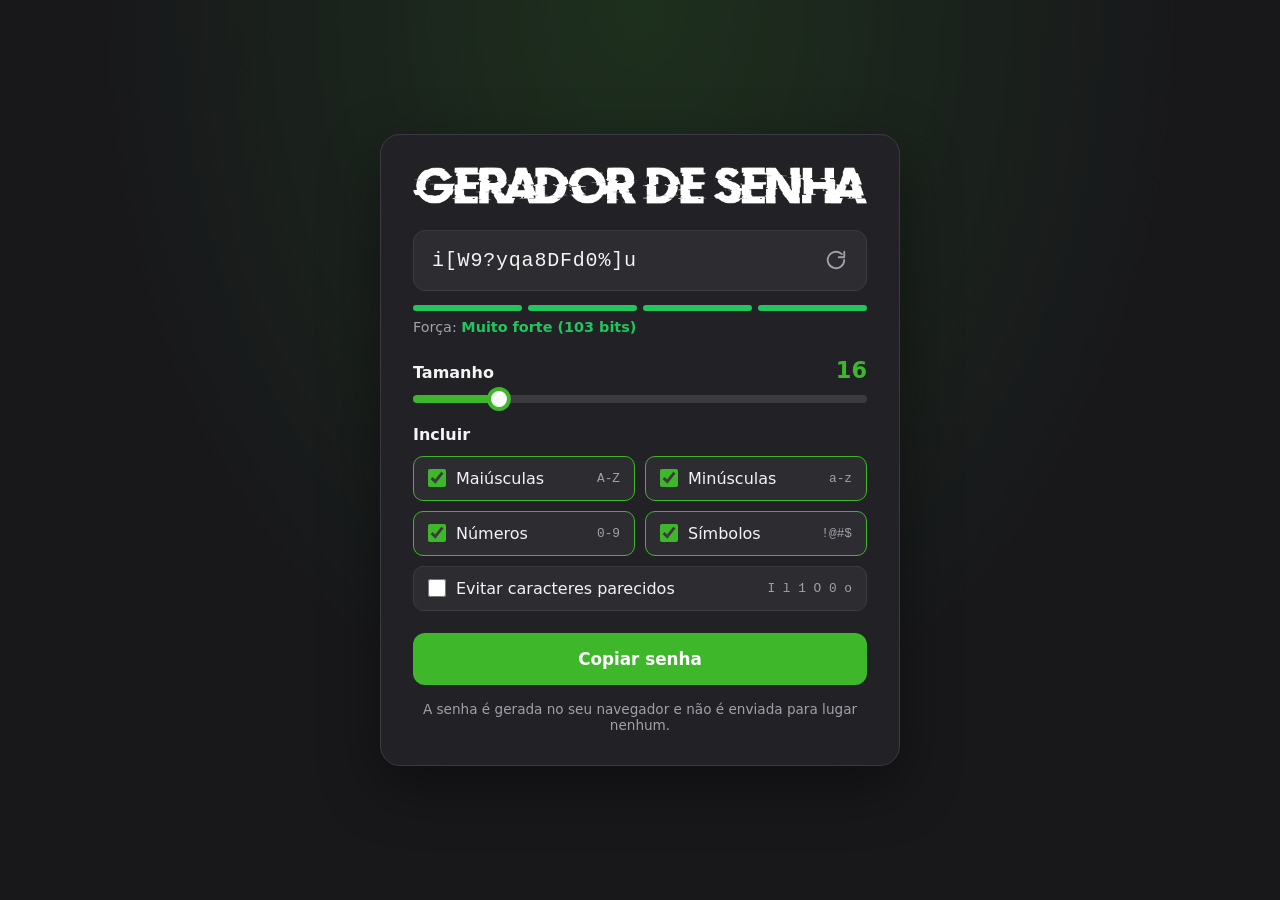
<file: index.html>
<!DOCTYPE html>
<html lang="pt-br">

<head>
    <meta charset="UTF-8">
    <meta name="viewport" content="width=device-width, initial-scale=1.0">
    <meta name="description" content="Gerador de senhas seguras e aleatórias, direto no navegador.">
    <title>Gerador de Senhas</title>
    <link rel="stylesheet" href="style.css">
    <script src="script.js" defer></script>
</head>

<body>
    <main class="cartao">
        <h1><img class="logo" src="assets/logo.png" alt="Gerador de Senhas" width="745" height="60"></h1>

        <!-- Senha gerada -->
        <div class="senha-caixa">
            <label for="senha" class="sr-only">Senha gerada</label>
            <input id="senha" class="senha" type="text" readonly spellcheck="false" autocomplete="off"
                title="Clique para copiar">
            <button id="gerar" class="icone" type="button" aria-label="Gerar outra senha" title="Gerar outra senha">
                <svg viewBox="0 0 24 24" fill="none" stroke="currentColor" stroke-width="2" stroke-linecap="round"
                    stroke-linejoin="round" aria-hidden="true">
                    <path d="M21 12a9 9 0 1 1-2.64-6.36" />
                    <path d="M21 3v6h-6" />
                </svg>
            </button>
        </div>

        <!-- Força da senha -->
        <div class="forca" data-nivel="0">
            <div class="forca-barras" aria-hidden="true"><span></span><span></span><span></span><span></span></div>
            <p>Força: <strong id="forca-texto" aria-live="polite"></strong></p>
        </div>

        <!-- Tamanho -->
        <div class="campo">
            <div class="campo-topo">
                <label for="tamanho">Tamanho</label>
                <output id="valor-tamanho" for="tamanho"></output>
            </div>
            <input id="tamanho" class="slider" type="range" min="6" max="64" value="16">
        </div>

        <!-- Tipos de caracteres -->
        <fieldset class="opcoes">
            <legend>Incluir</legend>
            <label class="opcao"><input type="checkbox" name="tipo" value="maiusculas" checked> Maiúsculas <code>A-Z</code></label>
            <label class="opcao"><input type="checkbox" name="tipo" value="minusculas" checked> Minúsculas <code>a-z</code></label>
            <label class="opcao"><input type="checkbox" name="tipo" value="numeros" checked> Números <code>0-9</code></label>
            <label class="opcao"><input type="checkbox" name="tipo" value="simbolos" checked> Símbolos <code>!@#$</code></label>
            <label class="opcao opcao-larga"><input type="checkbox" id="parecidos"> Evitar caracteres parecidos <code>I l 1 O 0 o</code></label>
        </fieldset>

        <button id="copiar" class="botao" type="button">Copiar senha</button>

        <p class="nota">A senha é gerada no seu navegador e não é enviada para lugar nenhum.</p>
    </main>

    <div id="aviso" class="aviso" role="status" aria-live="polite"></div>
</body>

</html>
</file>
<file: style.css>
/* ========== Variáveis ========== */
:root {
    --cor-fundo: #18181b;
    --cor-cartao: #222226;
    --cor-campo: #2c2c31;
    --cor-borda: #3a3a40;
    --cor-texto: #f4f4f5;
    --cor-texto-suave: #a1a1aa;
    --cor-destaque: #3eb72b;
    --cor-destaque-forte: #2f9620;

    --forca-1: #ef4444;
    --forca-2: #f59e0b;
    --forca-3: #84cc16;
    --forca-4: #22c55e;

    --raio: 12px;
    --fonte: system-ui, -apple-system, "Segoe UI", Roboto, Arial, sans-serif;
    --fonte-mono: ui-monospace, "Cascadia Code", Consolas, "Courier New", monospace;
}

/* ========== Base ========== */
*,
*::before,
*::after {
    box-sizing: border-box;
}

body {
    margin: 0;
    min-height: 100vh;
    display: grid;
    place-items: center;
    padding: 24px 16px;
    font-family: var(--fonte);
    color: var(--cor-texto);
    background:
        radial-gradient(ellipse at top, rgba(62, 183, 43, 0.15), transparent 60%),
        var(--cor-fundo);
}

.sr-only {
    position: absolute;
    width: 1px;
    height: 1px;
    overflow: hidden;
    clip: rect(0 0 0 0);
    white-space: nowrap;
}

/* ========== Cartão ========== */
.cartao {
    width: 100%;
    max-width: 520px;
    display: grid;
    gap: 22px;
    padding: 32px;
    background: var(--cor-cartao);
    border: 1px solid var(--cor-borda);
    border-radius: 20px;
    box-shadow: 0 20px 60px rgba(0, 0, 0, 0.4);
}

h1 {
    margin: 0 0 4px;
}

.logo {
    width: 100%;
    height: auto;
    display: block;
}

/* ========== Senha ========== */
.senha-caixa {
    display: flex;
    align-items: center;
    background: var(--cor-campo);
    border: 1px solid var(--cor-borda);
    border-radius: var(--raio);
    transition: border-color 0.2s;
}

.senha-caixa:focus-within {
    border-color: var(--cor-destaque);
}

.senha {
    flex: 1;
    min-width: 0;
    padding: 18px;
    border: 0;
    background: none;
    color: var(--cor-texto);
    font-family: var(--fonte-mono);
    font-size: 1.25rem;
    letter-spacing: 0.04em;
    cursor: copy;
    outline: none;
    text-overflow: ellipsis;
}

.senha.nova {
    animation: piscar 0.4s ease-out;
}

@keyframes piscar {
    from { color: var(--cor-destaque); }
}

.icone {
    flex-shrink: 0;
    display: grid;
    place-items: center;
    width: 48px;
    height: 48px;
    margin-right: 6px;
    border: 0;
    border-radius: 10px;
    background: none;
    color: var(--cor-texto-suave);
    cursor: pointer;
    transition: color 0.2s, background 0.2s;
}

.icone:hover {
    color: var(--cor-texto);
    background: var(--cor-borda);
}

.icone:active svg {
    transform: rotate(180deg);
}

.icone svg {
    width: 22px;
    height: 22px;
    transition: transform 0.3s;
}

/* ========== Força ========== */
.forca {
    display: grid;
    gap: 8px;
    margin-top: -8px;
}

.forca-barras {
    display: grid;
    grid-template-columns: repeat(4, 1fr);
    gap: 6px;
}

.forca-barras span {
    height: 6px;
    border-radius: 3px;
    background: var(--cor-borda);
    transition: background 0.3s;
}

.forca p {
    margin: 0;
    font-size: 0.9rem;
    color: var(--cor-texto-suave);
}

.forca[data-nivel="1"] { --cor-forca: var(--forca-1); }
.forca[data-nivel="2"] { --cor-forca: var(--forca-2); }
.forca[data-nivel="3"] { --cor-forca: var(--forca-3); }
.forca[data-nivel="4"] { --cor-forca: var(--forca-4); }

.forca strong {
    color: var(--cor-forca);
}

.forca[data-nivel="1"] .forca-barras span:nth-child(-n+1),
.forca[data-nivel="2"] .forca-barras span:nth-child(-n+2),
.forca[data-nivel="3"] .forca-barras span:nth-child(-n+3),
.forca[data-nivel="4"] .forca-barras span {
    background: var(--cor-forca);
}

/* ========== Tamanho ========== */
.campo {
    display: grid;
    gap: 12px;
}

.campo-topo {
    display: flex;
    justify-content: space-between;
    align-items: baseline;
    font-weight: 600;
}

.campo-topo output {
    min-width: 2.5ch;
    text-align: right;
    font-size: 1.4rem;
    font-weight: 700;
    color: var(--cor-destaque);
}

.slider {
    -webkit-appearance: none;
    appearance: none;
    width: 100%;
    height: 8px;
    margin: 0;
    border-radius: 4px;
    background: linear-gradient(to right, var(--cor-destaque) var(--progresso, 50%), var(--cor-borda) var(--progresso, 50%));
    cursor: pointer;
}

.slider::-webkit-slider-thumb {
    -webkit-appearance: none;
    width: 24px;
    height: 24px;
    border-radius: 50%;
    background: #fff;
    border: 4px solid var(--cor-destaque);
    transition: transform 0.15s;
}

.slider::-moz-range-thumb {
    width: 16px;
    height: 16px;
    border-radius: 50%;
    background: #fff;
    border: 4px solid var(--cor-destaque);
}

.slider:active::-webkit-slider-thumb {
    transform: scale(1.15);
}

/* ========== Opções ========== */
.opcoes {
    display: grid;
    grid-template-columns: repeat(2, minmax(0, 1fr));
    gap: 10px;
    margin: 0;
    padding: 0;
    border: 0;
}

.opcoes legend {
    margin-bottom: 12px;
    padding: 0;
    font-weight: 600;
}

.opcao {
    display: flex;
    align-items: center;
    gap: 10px;
    padding: 12px 14px;
    background: var(--cor-campo);
    border: 1px solid var(--cor-borda);
    border-radius: 10px;
    cursor: pointer;
    user-select: none;
    transition: border-color 0.2s;
}

.opcao:hover {
    border-color: var(--cor-texto-suave);
}

.opcao:has(input:checked) {
    border-color: var(--cor-destaque);
}

.opcao-larga {
    grid-column: 1 / -1;
}

.opcao input {
    width: 18px;
    height: 18px;
    margin: 0;
    accent-color: var(--cor-destaque);
    cursor: pointer;
}

.opcao code {
    margin-left: auto;
    font-family: var(--fonte-mono);
    font-size: 0.8rem;
    color: var(--cor-texto-suave);
}

/* ========== Botão ========== */
.botao {
    padding: 16px;
    border: 0;
    border-radius: var(--raio);
    background: var(--cor-destaque);
    color: #fff;
    font: inherit;
    font-size: 1.05rem;
    font-weight: 700;
    cursor: pointer;
    transition: background 0.2s, transform 0.1s;
}

.botao:hover {
    background: var(--cor-destaque-forte);
}

.botao:active {
    transform: scale(0.98);
}

.nota {
    margin: -6px 0 0;
    text-align: center;
    font-size: 0.85rem;
    color: var(--cor-texto-suave);
}

/* ========== Aviso (toast) ========== */
.aviso {
    position: fixed;
    left: 50%;
    bottom: 32px;
    padding: 12px 22px;
    border-radius: 999px;
    background: var(--cor-texto);
    color: var(--cor-fundo);
    font-weight: 700;
    box-shadow: 0 10px 30px rgba(0, 0, 0, 0.4);
    opacity: 0;
    pointer-events: none;
    transform: translate(-50%, 20px);
    transition: opacity 0.25s, transform 0.25s;
}

.aviso.visivel {
    opacity: 1;
    transform: translate(-50%, 0);
}

/* ========== Acessibilidade ========== */
:focus-visible {
    outline: 3px solid var(--cor-destaque);
    outline-offset: 2px;
}

@media (prefers-reduced-motion: reduce) {
    * {
        transition: none !important;
        animation: none !important;
    }
}

/* ========== Responsivo ========== */
@media (max-width: 480px) {
    .cartao {
        padding: 22px;
    }

    .senha {
        font-size: 1.05rem;
        padding: 16px 14px;
    }

    .opcoes {
        grid-template-columns: 1fr;
    }
}
</file>
